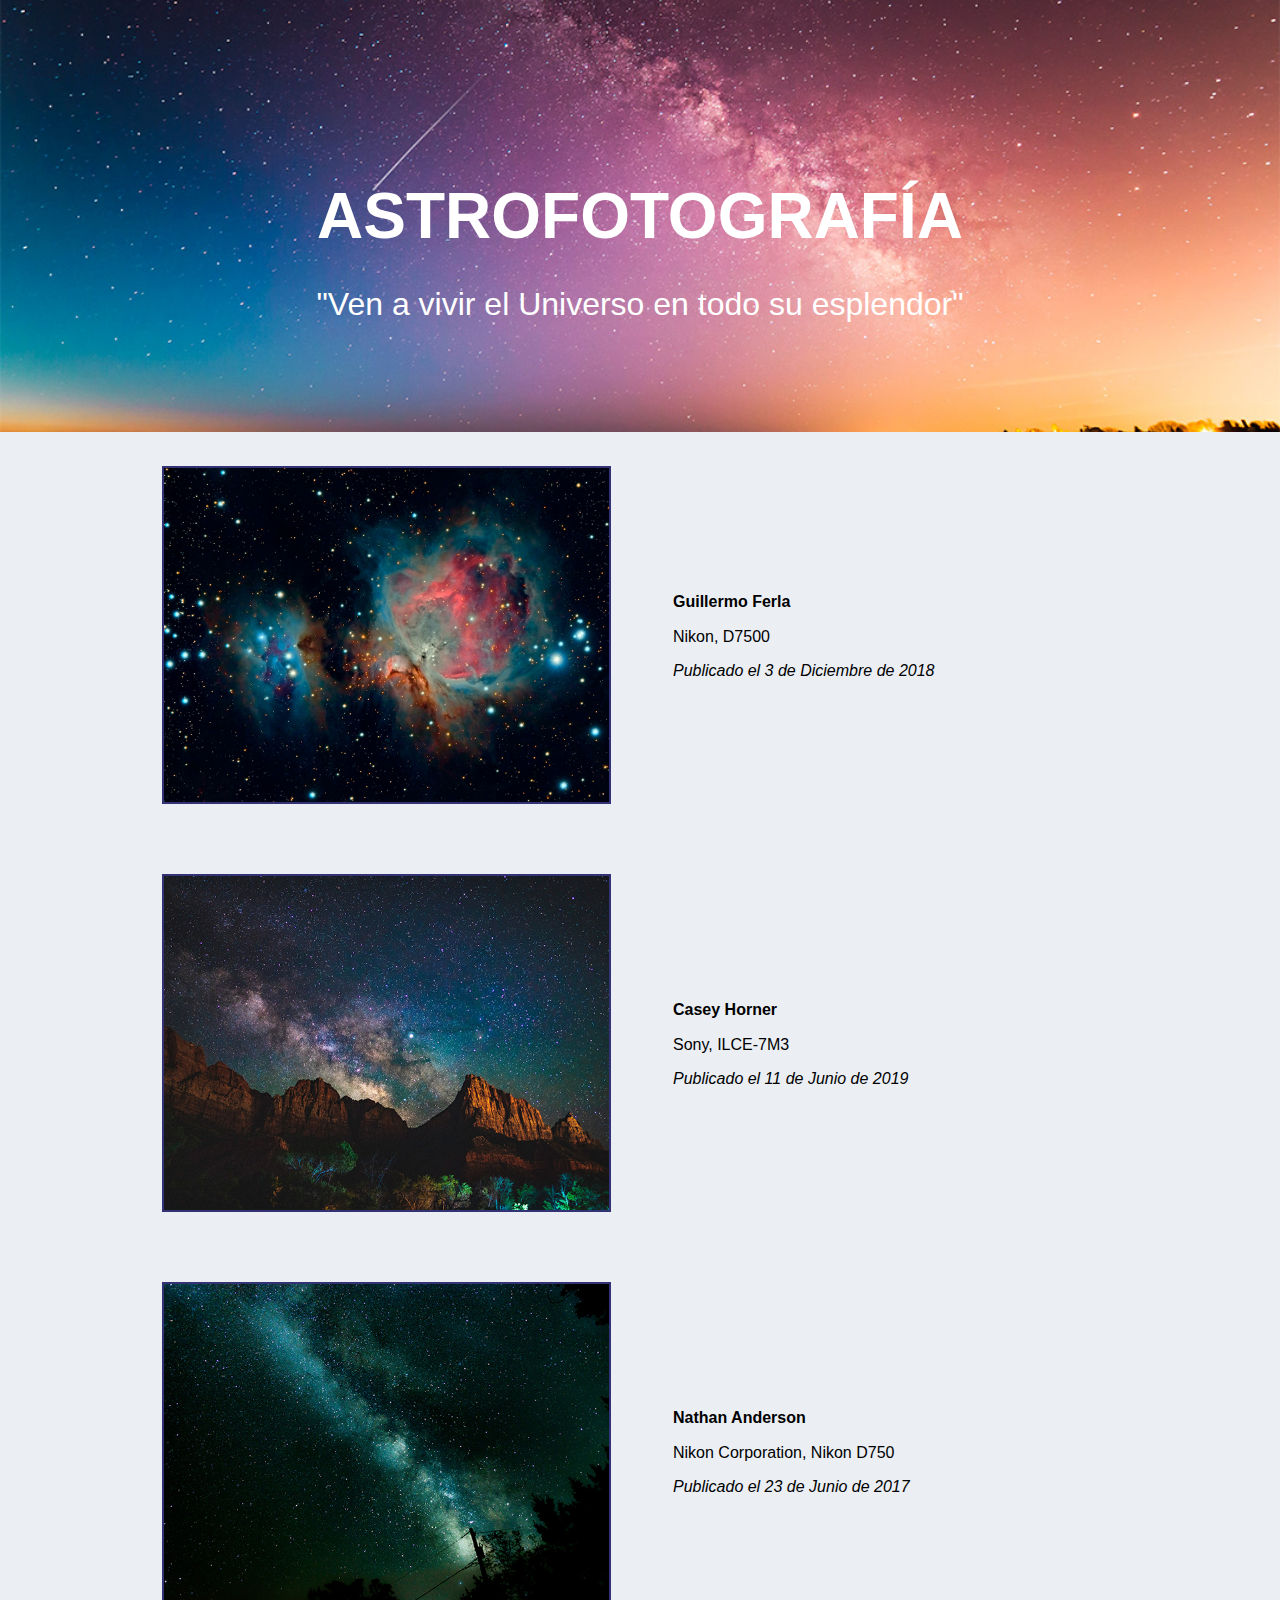
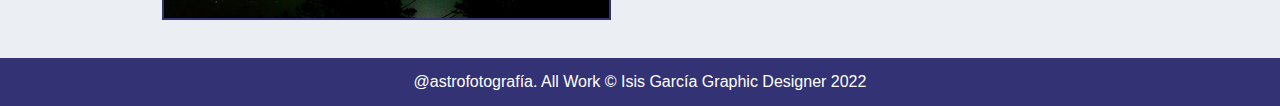
<file: Css/index.html>
<!DOCTYPE html>
<html lang="es">
<head>
   <meta charset="UTF-8">
   <meta http-equiv="X-UA-Compatible" content="IE-ege">
   <meta name="viewport" content="width=device-width, initial-scale=1.0">
   <title>astrofotografía</title>
   <link rel="stylesheet" href="assets/css/normalize.css">
   <link rel="stylesheet" href="assets/css/style.css">
   <link rel="icon" type="image/png" href="assets/imgs/favicon/favicon1.png">
   
</head>  

<body>
   <div class="header">
     <h1><strong>ASTROFOTOGRAFÍA</strong></h1>
     <p>"Ven a vivir el Universo en todo su esplendor"</p>
   </div>
  
   <div class="fotografías">
     <table>
     <tr>
     <td>
     <img src="assets/imgs/nebulosaorion1.jpg"alt="Nebulosa de Orión">
     </td>
     <td>
         <p><strong>Guillermo Ferla</strong></p>
         <p>Nikon, D7500</p>
         <p><i>Publicado el 3 de Diciembre de 2018</i></p>
     </td>
     </tr>

     <tr>
     <td>
     <img src="assets/imgs/vialactea.jpg"alt="Vía Láctea">
     </td>
     <td>
         <p><strong>Casey Horner</strong></p>
         <p>Sony, ILCE-7M3</p>
         <p><i>Publicado el 11 de Junio de 2019</i></p>
        </td>
        </tr>

     <tr>
     <td>
     <img src="assets/imgs/espacio.jpg"alt="Espacio">
     </td>
     <td>
         <p><strong>Nathan Anderson</strong></p>
         <p>Nikon Corporation, Nikon D750</p>
         <p><i>Publicado el 23 de Junio de 2017</i></p>
     </td>
     </tr>
     </table>
  </div>

<div class="footer">@astrofotografía. All Work © Isis García Graphic Designer 2022</div>

</body> 
</html>
</file>
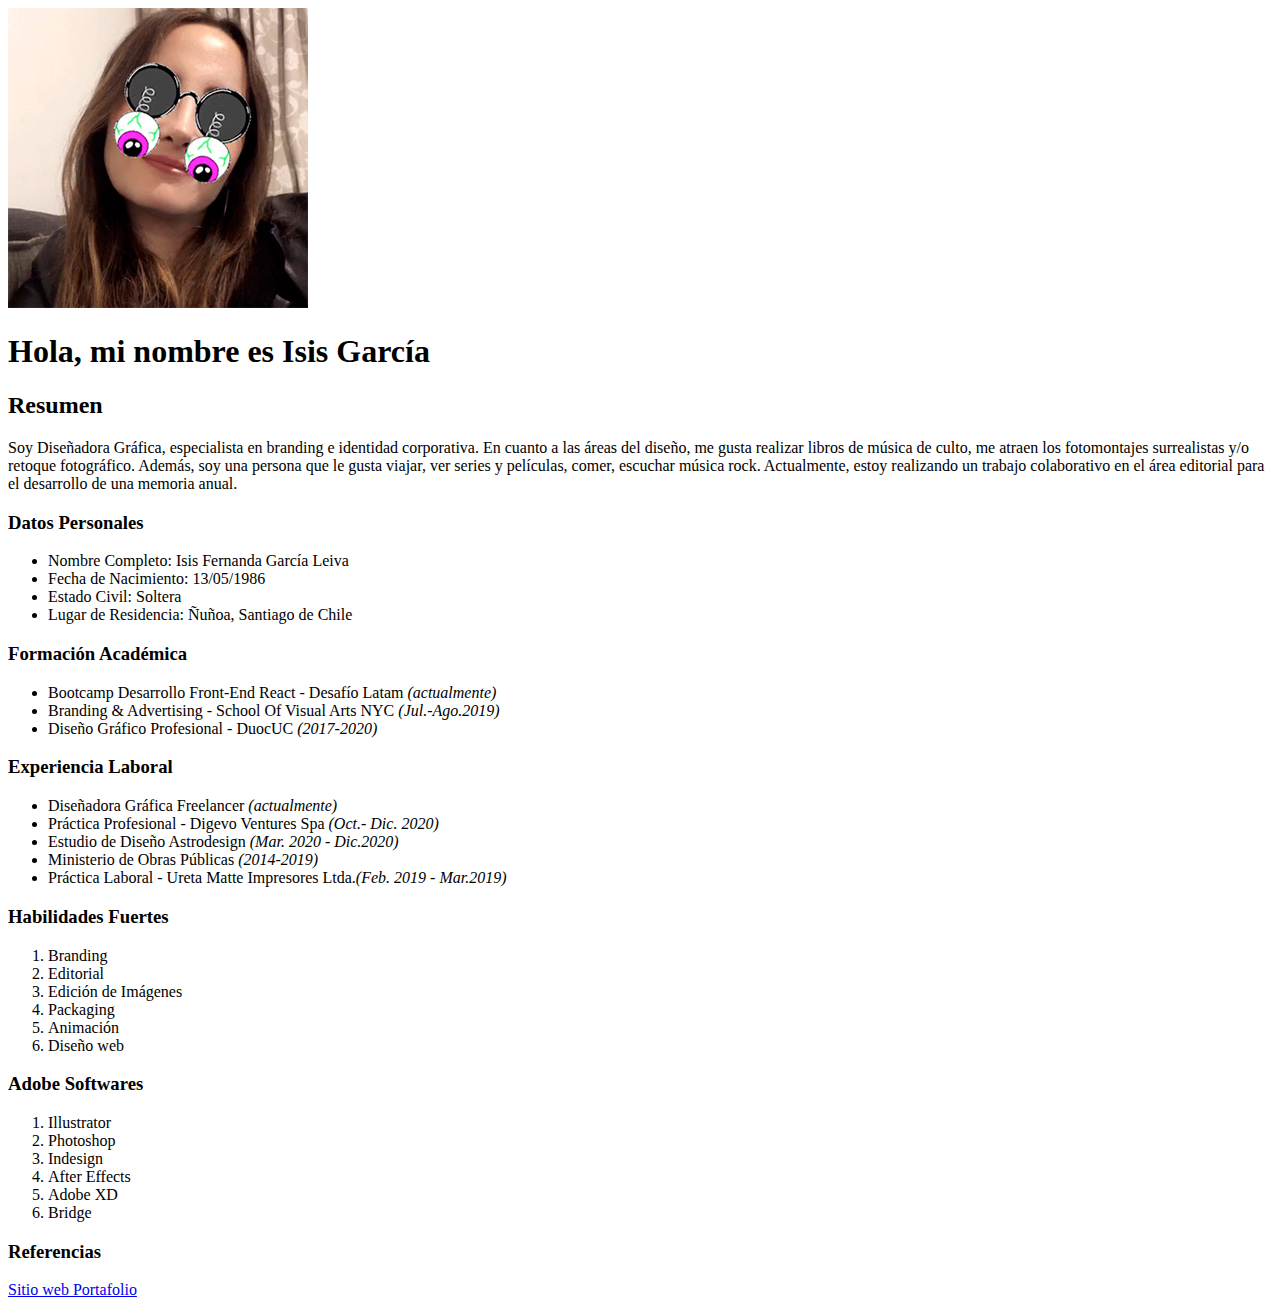
<file: Html/index.html>
<!DOCTYPE html>
<html lang="es">
<head>
    <meta charset="UTF-8">
    <meta name="viewport" content="width=device-width, initial-scale=1.0">
    <meta http-equiv="X-UA-Compatible" content="IE=edge">
    <link rel="icon" type="image/png" href="/assets/favicon/favicon1.png">
    <title>Currículum Vitae Isis García</title>
</head>

<body>
    <img src="assets/img/yo-isis.jpg" alt="foto Isis"/>

    <h1>Hola, mi nombre es Isis García</h1>

    <h2>Resumen</h2>
 
    <p>Soy Diseñadora Gráfica, especialista en branding e identidad corporativa. En cuanto a las áreas del diseño, 
      me gusta realizar libros de música de culto, me atraen los fotomontajes surrealistas y/o retoque fotográfico. 
      Además, soy una persona que le gusta viajar, ver series y películas, comer, escuchar música rock. Actualmente,
      estoy realizando un trabajo colaborativo en el área editorial para el desarrollo de una memoria anual.
    </p> 

    <h3>Datos Personales</h3>
    <ul>
       <li>Nombre Completo: Isis Fernanda García Leiva</li>
       <li>Fecha de Nacimiento: 13/05/1986</li>
       <li>Estado Civil: Soltera</li>
       <li>Lugar de Residencia: Ñuñoa, Santiago de Chile</li>
    </ul>

    <h3>Formación Académica</h3>

    <ul>
       <li>Bootcamp Desarrollo Front-End React - Desafío Latam <i> (actualmente) </i></li>
       <li>Branding & Advertising - School Of Visual Arts NYC  <i>(Jul.-Ago.2019)</i></li>
       <li>Diseño Gráfico Profesional - DuocUC  <i>(2017-2020)</i></li>
    </ul>

    <h3>Experiencia Laboral</h3>

    <ul>
       <li>Diseñadora Gráfica Freelancer<i> (actualmente) </i></li>
       <li>Práctica Profesional - Digevo Ventures Spa <i>(Oct.- Dic. 2020)</i></li>
       <li>Estudio de Diseño Astrodesign <i>(Mar. 2020 - Dic.2020)</i></li>
       <li>Ministerio de Obras Públicas <i>(2014-2019)</i></li>
       <li>Práctica Laboral - Ureta Matte Impresores Ltda.<i>(Feb. 2019 - Mar.2019)</i></li>
    </ul>

    <h3>Habilidades Fuertes</h3>
    <ol>
       <li>Branding</li>
       <li>Editorial</li>
       <li>Edición de Imágenes</li>
       <li>Packaging</li>
       <li>Animación</li>
       <li>Diseño web</li>
    </ol>
   
    <h3>Adobe Softwares</h3>
    <ol>
       <li>Illustrator</li>
       <li>Photoshop</li>
       <li>Indesign</li>
       <li>After Effects</li>
       <li>Adobe XD</li>
       <li>Bridge</li>
    </ol>

    <h3>Referencias</h3> 
    <a href="https://isisgarcia.myportfolio.com">Sitio web Portafolio</a>

</body>
</html>
</file>
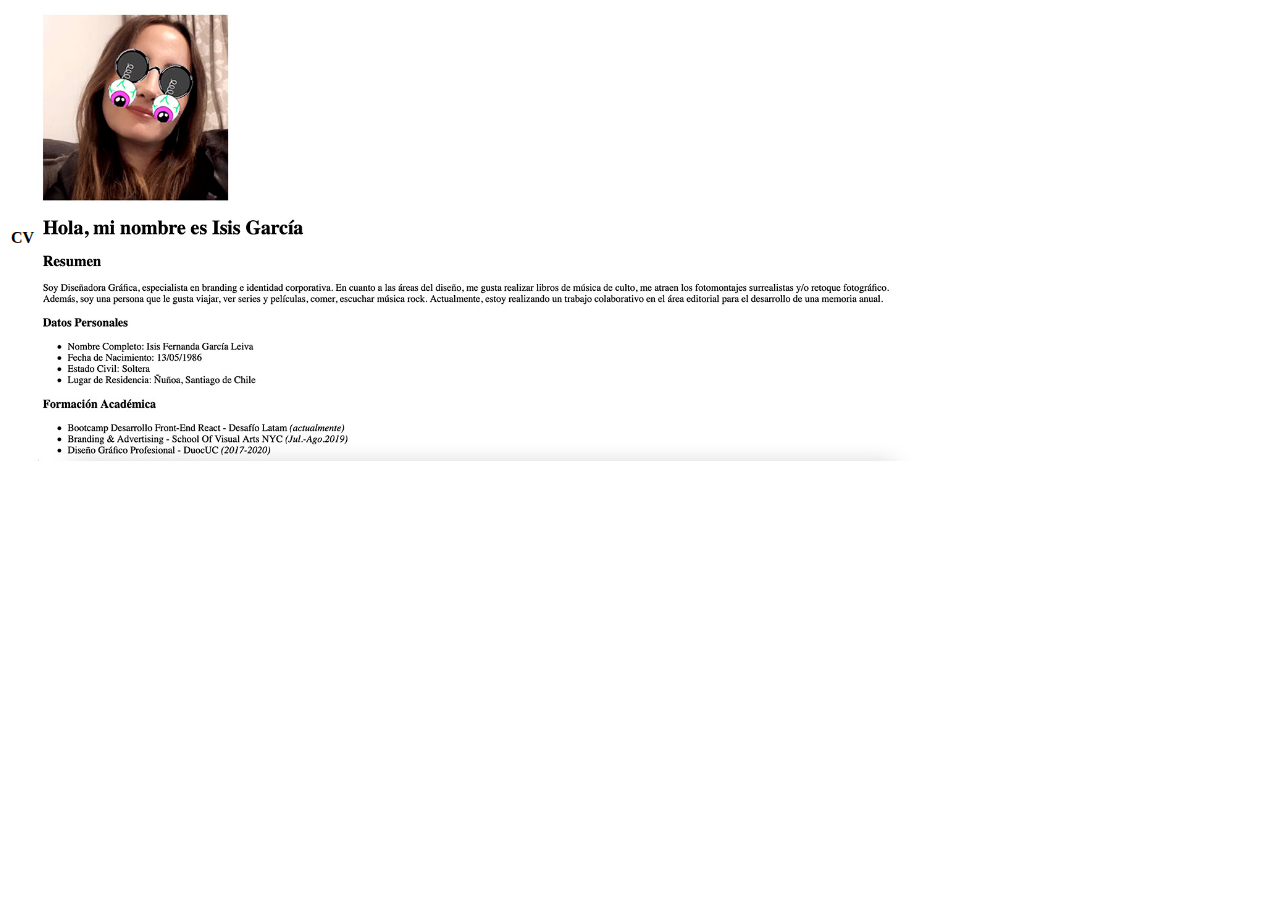
<file: Html/portafolio.html>
<!DOCTYPE html>
<html lang="es">
<head>
     <meta charset="UTF-8">
     <meta http-equiv="X-UA-Compatible" content="IE=edge">
     <meta name="viewport" content="width=device-width,initial-scale=1.0">
     <title>Document</title>
 </head>
 <body>
     <table>
         <tr>
         <td><strong>CV</strong></td>
         <td><img src="assets/img/screenshot.jpg" width="880" height="450"></td>
         </tr>
     </table>
 </body>
 </html>
</file>
<file: Css/assets/css/style.css>
body {
    background-color:rgb(235, 239, 244);
    font-family:sans-serif;
}

.header{
    height: 3.5em;
    padding: 5em;
    font-size: 2em;
    background-image: url("../imgs/fondo.jpg");
    background-size: cover;
    background-position: center;
    margin:auto;
    }

.header h1{
    margin: 20px;
    font-weight: bold;
    color:white;
    text-align: center;
}

.header p{
    font-size: 1em;
    font-weight: 400;
    font-style:unset;
    color:white;
    text-align: center;
    }

.fotografías {
    width: 80%;
    margin: auto;
    }

.fotografías td{
    width: 50%;
    padding: 2em;
    }

.fotografías img{
    width: 100%;
    border: solid 2px rgb(50, 50, 116);
    }

.footer{
    height: 3em;
    line-height: 3em;
    background-color: rgb(50, 50, 116);
    color: white;
    text-align: center;
    font-weight: 400;
    font-style:initial;
    }
</file>
